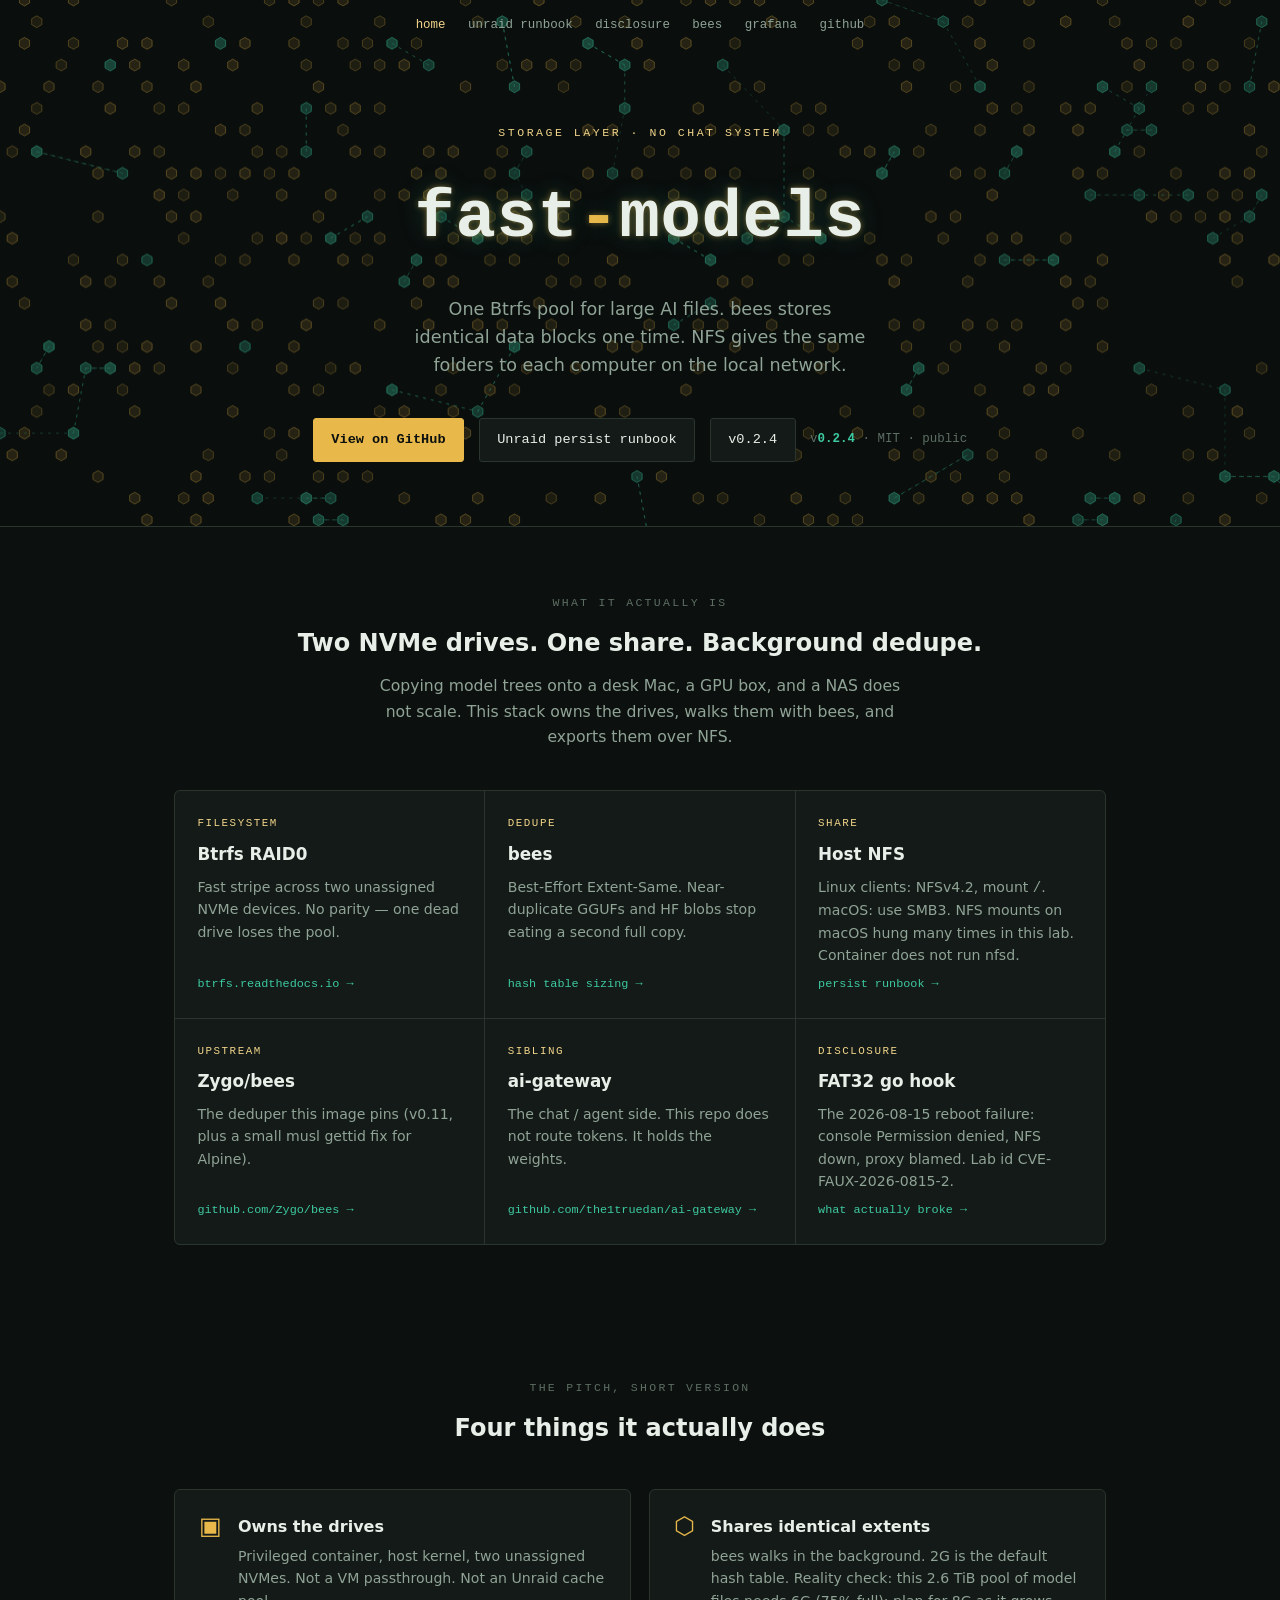
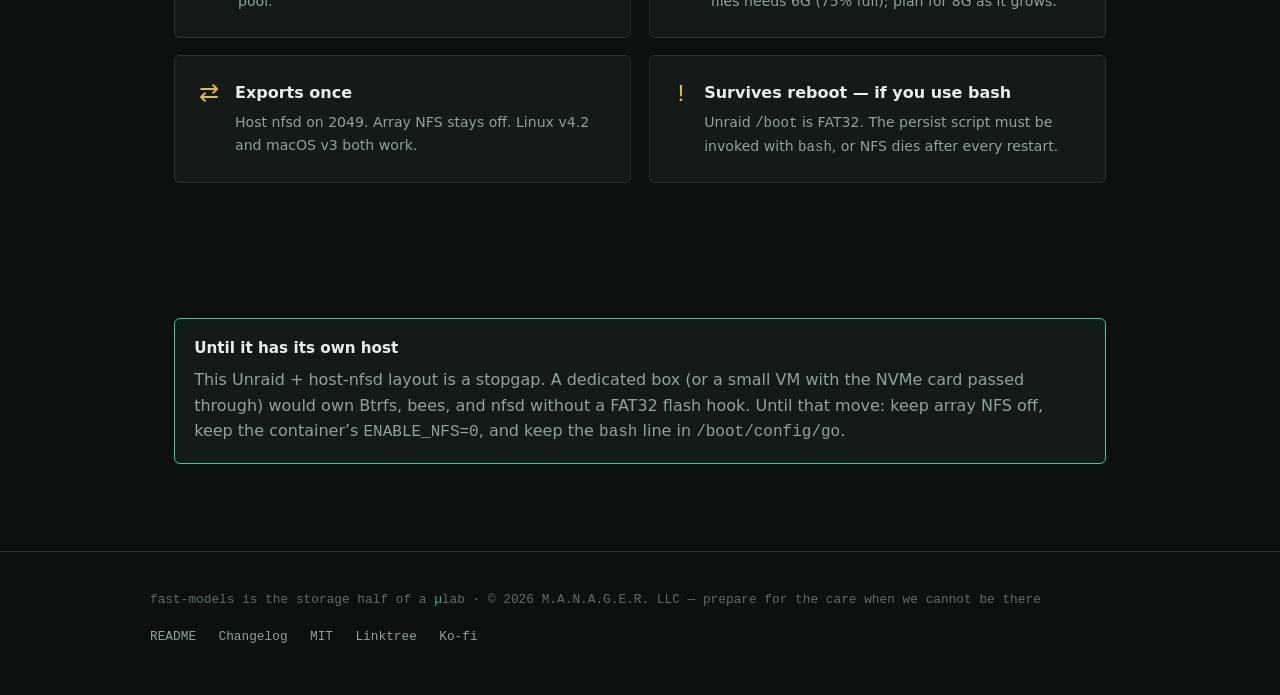
<file: docs/index.html>
<!DOCTYPE html>
<html lang="en">
<head>
<meta charset="UTF-8" />
<meta name="viewport" content="width=device-width, initial-scale=1.0" />
<title>fast-models</title>
<meta name="description" content="One fast storage pool for large AI files. Btrfs RAID0, bees deduplication and host NFS. Storage only." />
<link rel="icon" href="favicon.svg" type="image/svg+xml" />
<link rel="stylesheet" href="assets/site.css" />
</head>
<body>

<div class="hero">
  <canvas id="bees-rain" aria-hidden="true"></canvas>
  <nav class="top">
    <a href="index.html" aria-current="page">home</a>
    <a href="runbook.html">unraid runbook</a>
    <a href="incident.html">disclosure</a>
    <a href="bees.html">bees</a>
    <a href="observability.html">grafana</a>
    <a href="https://github.com/the1truedan/fast-models">github</a>
  </nav>
  <div class="hero-inner">
    <p class="eyebrow">storage layer · no chat system</p>
    <h1 class="wordmark">fast<span>-</span>models</h1>
    <p class="tagline">One Btrfs pool for large AI files. bees stores identical data blocks one time. NFS gives the same folders to each computer on the local network.</p>
    <div class="hero-cta">
      <a class="btn primary" href="https://github.com/the1truedan/fast-models">View on GitHub</a>
      <a class="btn" href="runbook.html">Unraid persist runbook</a>
      <a class="btn" href="https://github.com/the1truedan/fast-models/releases/tag/v0.2.4">v0.2.4</a>
      <span class="version-chip">v<b>0.2.4</b> · MIT · public</span>
    </div>
  </div>
</div>

<section class="band">
  <div class="section-head">
    <p class="section-eyebrow">what it actually is</p>
    <h2 class="section-title">Two NVMe drives. One share. Background dedupe.</h2>
    <p class="section-sub">Copying model trees onto a desk Mac, a GPU box, and a NAS does not scale. This stack owns the drives, walks them with bees, and exports them over NFS.</p>
  </div>
  <div class="stack-grid">
    <a class="stack-card" href="https://btrfs.readthedocs.io/" target="_blank" rel="noopener">
      <span class="role">filesystem</span>
      <h3>Btrfs RAID0</h3>
      <p>Fast stripe across two unassigned NVMe devices. No parity — one dead drive loses the pool.</p>
      <span class="link-hint">btrfs.readthedocs.io →</span>
    </a>
    <a class="stack-card" href="bees.html">
      <span class="role">dedupe</span>
      <h3>bees</h3>
      <p>Best-Effort Extent-Same. Near-duplicate GGUFs and HF blobs stop eating a second full copy.</p>
      <span class="link-hint">hash table sizing →</span>
    </a>
    <a class="stack-card" href="runbook.html">
      <span class="role">share</span>
      <h3>Host NFS</h3>
      <p>Linux clients: NFSv4.2, mount <code>/</code>. macOS: use SMB3. NFS mounts on macOS hung many times in this lab. Container does not run nfsd.</p>
      <span class="link-hint">persist runbook →</span>
    </a>
    <a class="stack-card" href="https://github.com/Zygo/bees" target="_blank" rel="noopener">
      <span class="role">upstream</span>
      <h3>Zygo/bees</h3>
      <p>The deduper this image pins (v0.11, plus a small musl gettid fix for Alpine).</p>
      <span class="link-hint">github.com/Zygo/bees →</span>
    </a>
    <a class="stack-card" href="https://github.com/the1truedan/ai-gateway" target="_blank" rel="noopener">
      <span class="role">sibling</span>
      <h3>ai-gateway</h3>
      <p>The chat / agent side. This repo does not route tokens. It holds the weights.</p>
      <span class="link-hint">github.com/the1truedan/ai-gateway →</span>
    </a>
    <a class="stack-card" href="incident.html">
      <span class="role">disclosure</span>
      <h3>FAT32 go hook</h3>
      <p>The 2026-08-15 reboot failure: console Permission denied, NFS down, proxy blamed. Lab id CVE-FAUX-2026-0815-2.</p>
      <span class="link-hint">what actually broke →</span>
    </a>
  </div>
</section>

<section class="band">
  <div class="section-head">
    <p class="section-eyebrow">the pitch, short version</p>
    <h2 class="section-title">Four things it actually does</h2>
  </div>
  <div class="cap-grid">
    <div class="cap-tile">
      <span class="cap-glyph">▣</span>
      <div>
        <h3>Owns the drives</h3>
        <p>Privileged container, host kernel, two unassigned NVMes. Not a VM passthrough. Not an Unraid cache pool.</p>
      </div>
    </div>
    <div class="cap-tile">
      <span class="cap-glyph">⬡</span>
      <div>
        <h3>Shares identical extents</h3>
        <p>bees walks in the background. 2G is the default hash table. Reality check: this 2.6 TiB pool of model files needs 6G (75% full); plan for 8G as it grows.</p>
      </div>
    </div>
    <div class="cap-tile">
      <span class="cap-glyph">⇄</span>
      <div>
        <h3>Exports once</h3>
        <p>Host nfsd on 2049. Array NFS stays off. Linux v4.2 and macOS v3 both work.</p>
      </div>
    </div>
    <div class="cap-tile">
      <span class="cap-glyph">!</span>
      <div>
        <h3>Survives reboot — if you use bash</h3>
        <p>Unraid <code>/boot</code> is FAT32. The persist script must be invoked with <code>bash</code>, or NFS dies after every restart.</p>
      </div>
    </div>
  </div>
</section>

<section class="band">
  <div class="ok">
    <h3>Until it has its own host</h3>
    <p>This Unraid + host-nfsd layout is a stopgap. A dedicated box (or a small VM with the NVMe card passed through) would own Btrfs, bees, and nfsd without a FAT32 flash hook. Until that move: keep array NFS off, keep the container’s <code>ENABLE_NFS=0</code>, and keep the <code>bash</code> line in <code>/boot/config/go</code>.</p>
  </div>
</section>

<footer>
  <div class="footer-inner">
    <span class="mu-mark">fast-models is the storage half of a <span>µ</span>lab · © 2026 M.A.N.A.G.E.R. LLC — prepare for the care when we cannot be there</span>
    <nav class="footer-links">
      <a href="https://github.com/the1truedan/fast-models/blob/main/README.md">README</a>
      <a href="https://github.com/the1truedan/fast-models/blob/main/CHANGELOG.md">Changelog</a>
      <a href="https://github.com/the1truedan/fast-models/blob/main/LICENSE">MIT</a>
    
      <a href="https://linktr.ee/the1truedan">Linktree</a>
      <a href="https://ko-fi.com/the1truedan">Ko-fi</a>
    </nav>
  </div>
</footer>
<script src="assets/bees.js"></script>
</body>
</html>
</file>
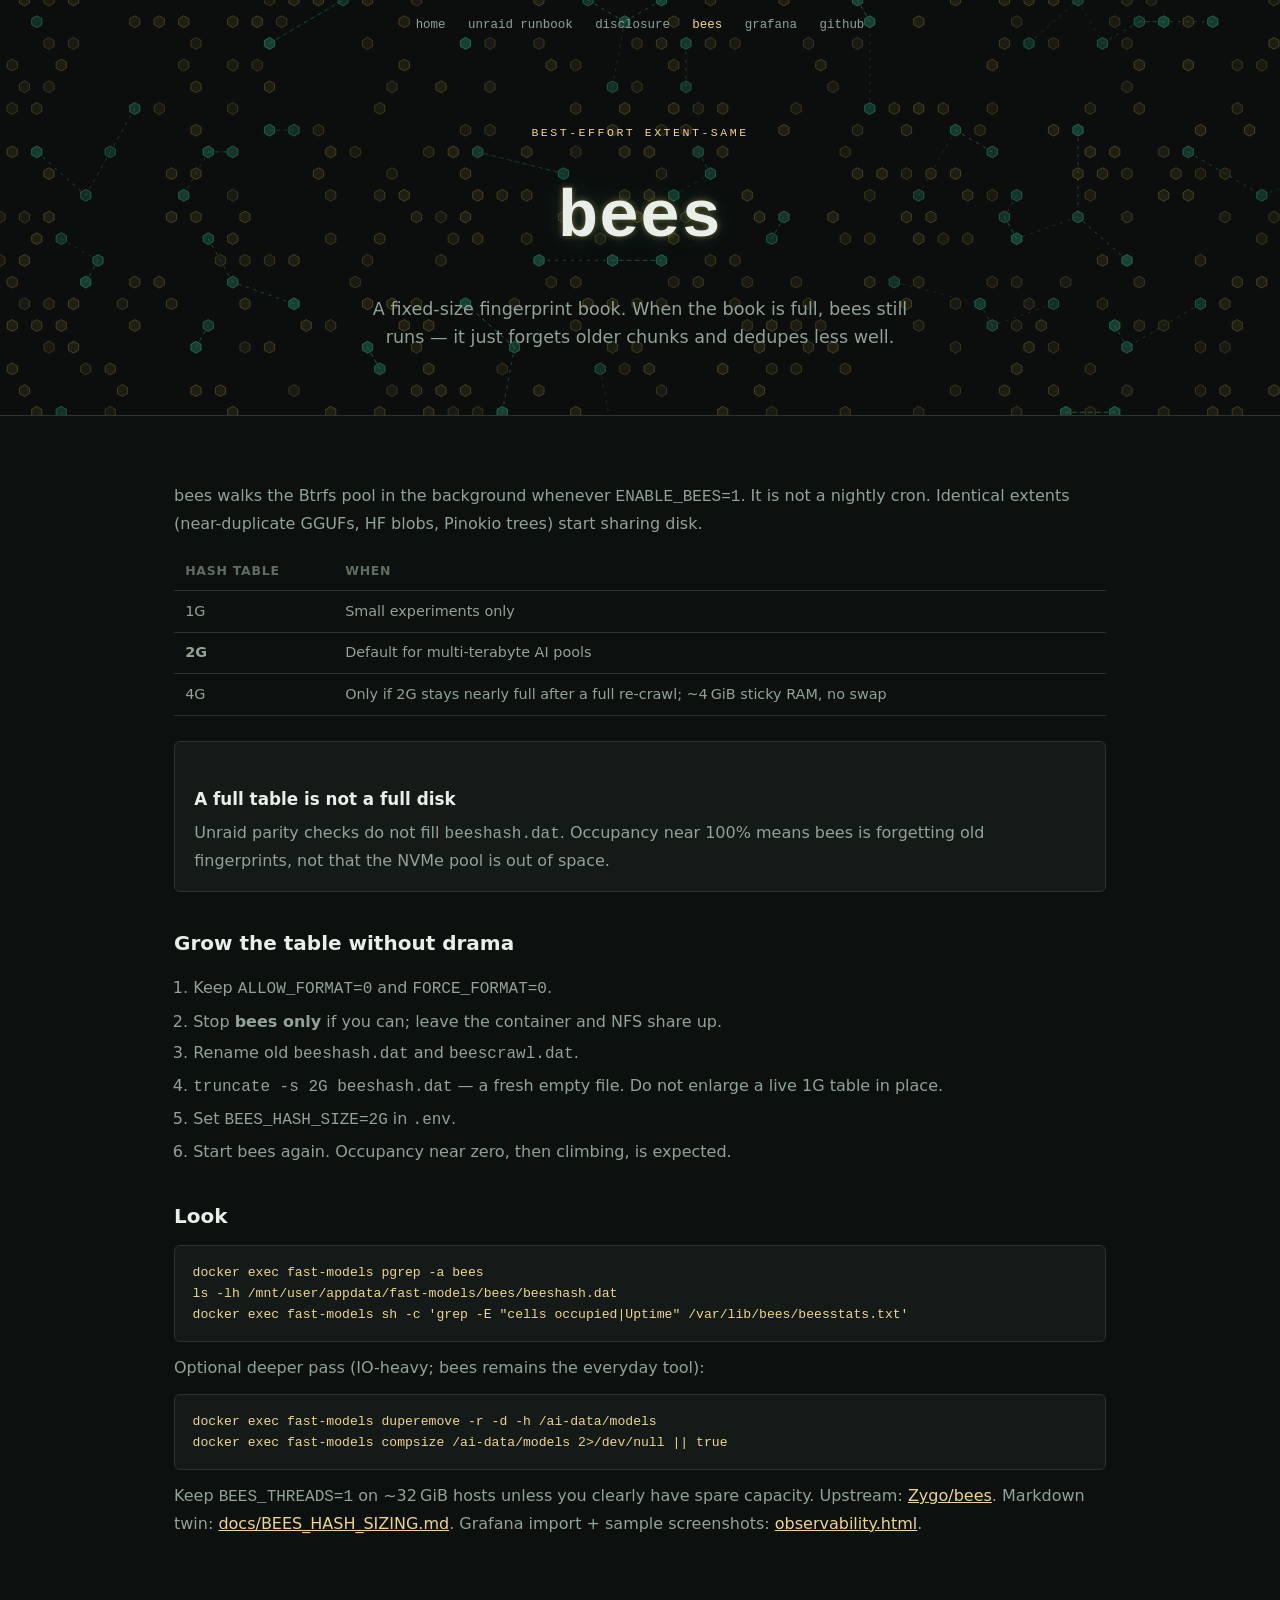
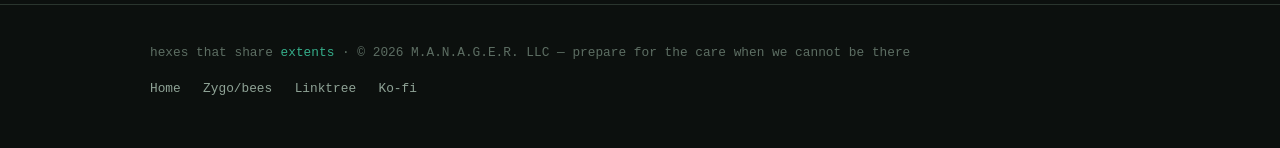
<file: docs/bees.html>
<!DOCTYPE html>
<html lang="en">
<head>
<meta charset="UTF-8" />
<meta name="viewport" content="width=device-width, initial-scale=1.0" />
<title>bees hash sizing · fast-models</title>
<meta name="description" content="bees hash table sizing for a multi-terabyte AI file pool. 2G default. Not the same as a full disk." />
<link rel="icon" href="favicon.svg" type="image/svg+xml" />
<link rel="stylesheet" href="assets/site.css" />
</head>
<body>
<div class="hero">
  <canvas id="bees-rain" aria-hidden="true"></canvas>
  <nav class="top">
    <a href="index.html">home</a>
    <a href="runbook.html">unraid runbook</a>
    <a href="incident.html">disclosure</a>
    <a href="bees.html" aria-current="page">bees</a>
    <a href="observability.html">grafana</a>
    <a href="https://github.com/the1truedan/fast-models">github</a>
  </nav>
  <div class="hero-inner">
    <p class="eyebrow">best-effort extent-same</p>
    <h1 class="wordmark">bees</h1>
    <p class="tagline">A fixed-size fingerprint book. When the book is full, bees still runs — it just forgets older chunks and dedupes less well.</p>
  </div>
</div>

<section class="band prose">
  <p>bees walks the Btrfs pool in the background whenever <code>ENABLE_BEES=1</code>. It is not a nightly cron. Identical extents (near-duplicate GGUFs, HF blobs, Pinokio trees) start sharing disk.</p>

  <table>
    <thead><tr><th>Hash table</th><th>When</th></tr></thead>
    <tbody>
      <tr><td>1G</td><td>Small experiments only</td></tr>
      <tr><td><strong>2G</strong></td><td>Default for multi-terabyte AI pools</td></tr>
      <tr><td>4G</td><td>Only if 2G stays nearly full after a full re-crawl; ~4 GiB sticky RAM, no swap</td></tr>
    </tbody>
  </table>

  <div class="note">
    <h3>A full table is not a full disk</h3>
    <p>Unraid parity checks do not fill <code>beeshash.dat</code>. Occupancy near 100% means bees is forgetting old fingerprints, not that the NVMe pool is out of space.</p>
  </div>

  <h2>Grow the table without drama</h2>
  <ol>
    <li>Keep <code>ALLOW_FORMAT=0</code> and <code>FORCE_FORMAT=0</code>.</li>
    <li>Stop <strong>bees only</strong> if you can; leave the container and NFS share up.</li>
    <li>Rename old <code>beeshash.dat</code> and <code>beescrawl.dat</code>.</li>
    <li><code>truncate -s 2G beeshash.dat</code> — a fresh empty file. Do not enlarge a live 1G table in place.</li>
    <li>Set <code>BEES_HASH_SIZE=2G</code> in <code>.env</code>.</li>
    <li>Start bees again. Occupancy near zero, then climbing, is expected.</li>
  </ol>

  <h2>Look</h2>
<pre>docker exec fast-models pgrep -a bees
ls -lh /mnt/user/appdata/fast-models/bees/beeshash.dat
docker exec fast-models sh -c 'grep -E "cells occupied|Uptime" /var/lib/bees/beesstats.txt'</pre>

  <p>Optional deeper pass (IO-heavy; bees remains the everyday tool):</p>
<pre>docker exec fast-models duperemove -r -d -h /ai-data/models
docker exec fast-models compsize /ai-data/models 2>/dev/null || true</pre>
  <p>Keep <code>BEES_THREADS=1</code> on ~32 GiB hosts unless you clearly have spare capacity. Upstream: <a href="https://github.com/Zygo/bees">Zygo/bees</a>. Markdown twin: <a href="https://github.com/the1truedan/fast-models/blob/main/docs/BEES_HASH_SIZING.md">docs/BEES_HASH_SIZING.md</a>. Grafana import + sample screenshots: <a href="observability.html">observability.html</a>.</p>
</section>

<footer>
  <div class="footer-inner">
    <span class="mu-mark">hexes that share <span>extents</span> · © 2026 M.A.N.A.G.E.R. LLC — prepare for the care when we cannot be there</span>
    <nav class="footer-links">
      <a href="index.html">Home</a>
      <a href="https://github.com/Zygo/bees">Zygo/bees</a>
    
      <a href="https://linktr.ee/the1truedan">Linktree</a>
      <a href="https://ko-fi.com/the1truedan">Ko-fi</a>
    </nav>
  </div>
</footer>
<script src="assets/bees.js"></script>
</body>
</html>
</file>
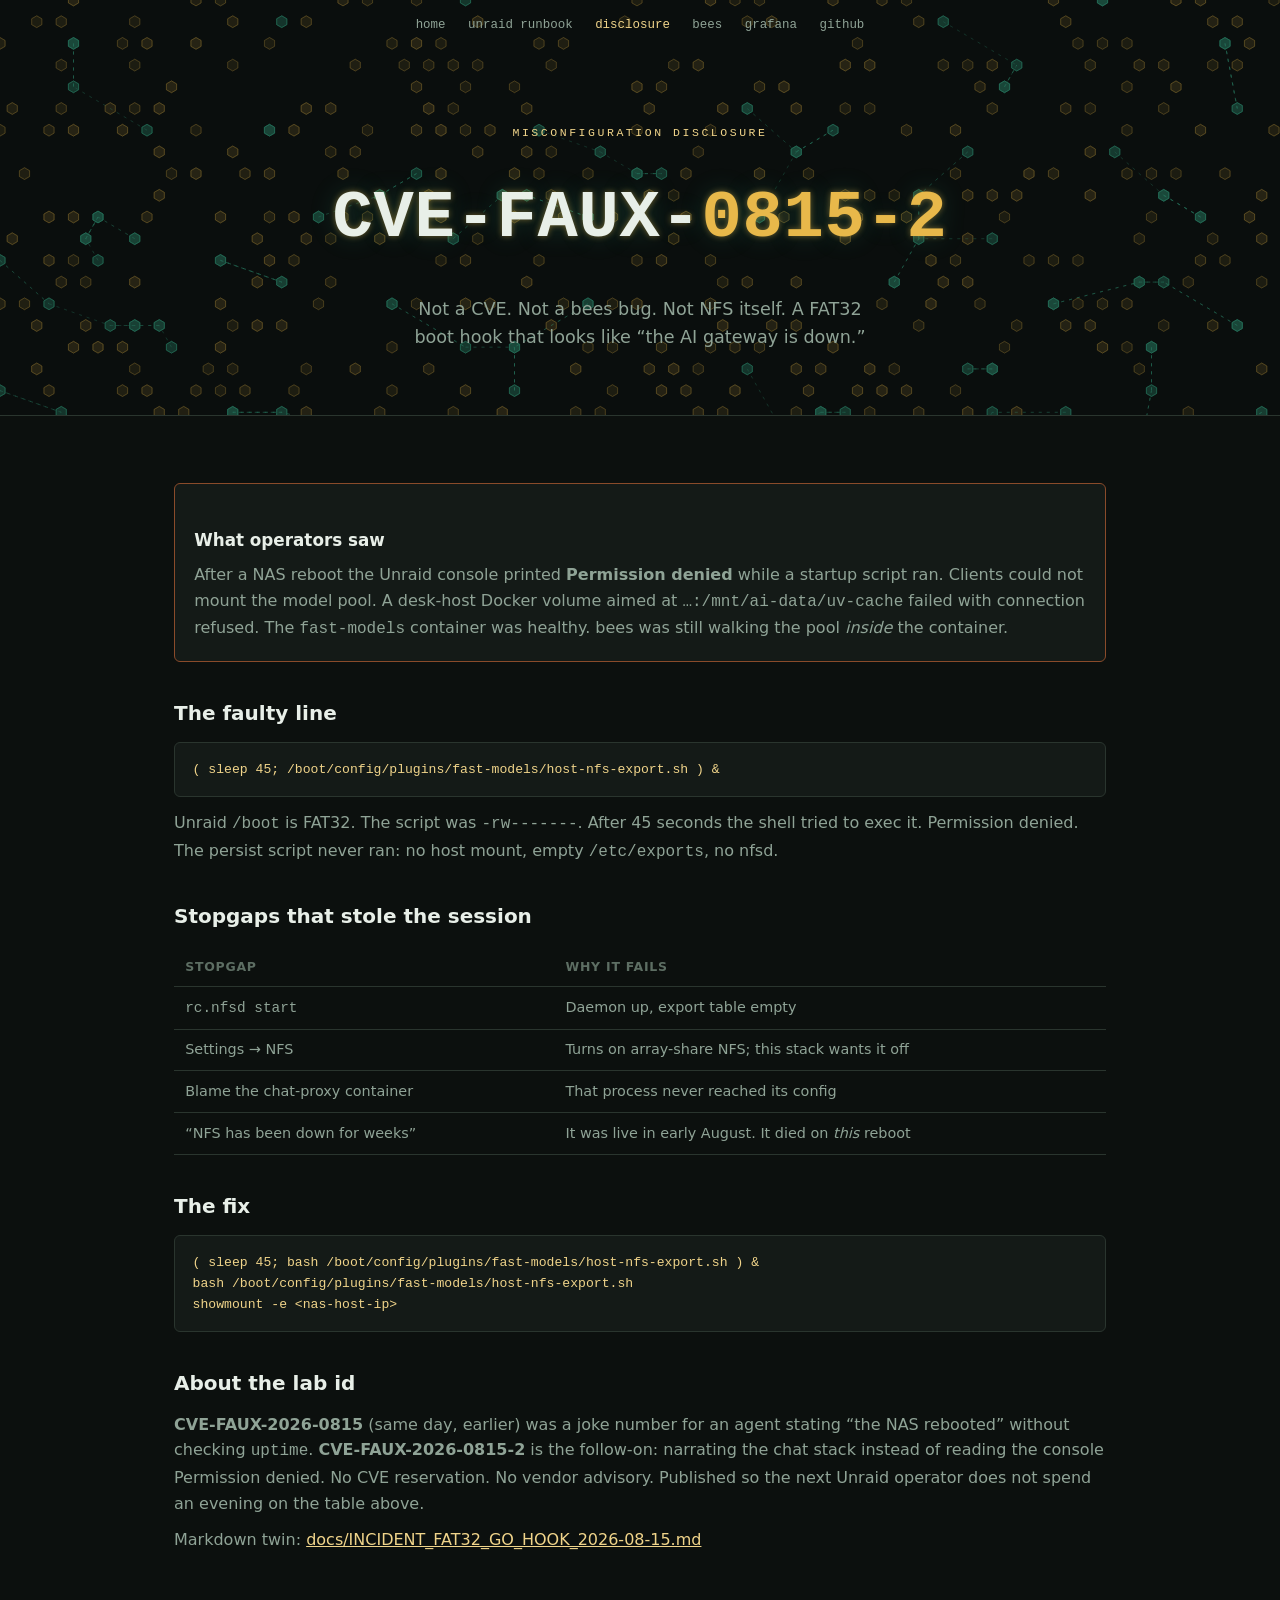
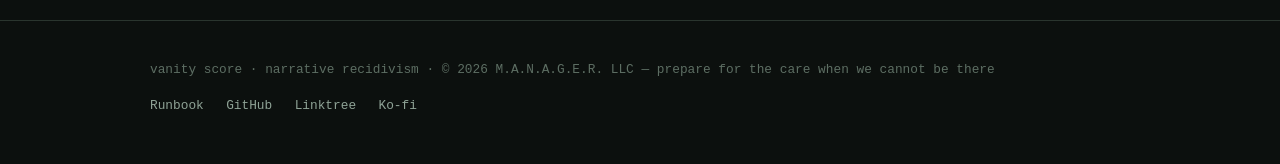
<file: docs/incident.html>
<!DOCTYPE html>
<html lang="en">
<head>
<meta charset="UTF-8" />
<meta name="viewport" content="width=device-width, initial-scale=1.0" />
<title>FAT32 go-hook disclosure · fast-models</title>
<meta name="description" content="Public misconfiguration disclosure: Unraid /boot/config/go cannot exec a FAT32 persist script. Lab id CVE-FAUX-2026-0815-2." />
<link rel="icon" href="favicon.svg" type="image/svg+xml" />
<link rel="stylesheet" href="assets/site.css" />
</head>
<body>
<div class="hero">
  <canvas id="bees-rain" aria-hidden="true"></canvas>
  <nav class="top">
    <a href="index.html">home</a>
    <a href="runbook.html">unraid runbook</a>
    <a href="incident.html" aria-current="page">disclosure</a>
    <a href="bees.html">bees</a>
    <a href="observability.html">grafana</a>
    <a href="https://github.com/the1truedan/fast-models">github</a>
  </nav>
  <div class="hero-inner">
    <p class="eyebrow">misconfiguration disclosure</p>
    <h1 class="wordmark">CVE-FAUX-<span>0815-2</span></h1>
    <p class="tagline">Not a CVE. Not a bees bug. Not NFS itself. A FAT32 boot hook that looks like “the AI gateway is down.”</p>
  </div>
</div>

<section class="band prose">
  <div class="warn">
    <h3>What operators saw</h3>
    <p>After a NAS reboot the Unraid console printed <strong>Permission denied</strong> while a startup script ran. Clients could not mount the model pool. A desk-host Docker volume aimed at <code>…:/mnt/ai-data/uv-cache</code> failed with connection refused. The <code>fast-models</code> container was healthy. bees was still walking the pool <em>inside</em> the container.</p>
  </div>

  <h2>The faulty line</h2>
<pre>( sleep 45; /boot/config/plugins/fast-models/host-nfs-export.sh ) &amp;</pre>
  <p>Unraid <code>/boot</code> is FAT32. The script was <code>-rw-------</code>. After 45 seconds the shell tried to exec it. Permission denied. The persist script never ran: no host mount, empty <code>/etc/exports</code>, no nfsd.</p>

  <h2>Stopgaps that stole the session</h2>
  <table>
    <thead><tr><th>Stopgap</th><th>Why it fails</th></tr></thead>
    <tbody>
      <tr><td><code>rc.nfsd start</code></td><td>Daemon up, export table empty</td></tr>
      <tr><td>Settings → NFS</td><td>Turns on array-share NFS; this stack wants it off</td></tr>
      <tr><td>Blame the chat-proxy container</td><td>That process never reached its config</td></tr>
      <tr><td>“NFS has been down for weeks”</td><td>It was live in early August. It died on <em>this</em> reboot</td></tr>
    </tbody>
  </table>

  <h2>The fix</h2>
<pre>( sleep 45; bash /boot/config/plugins/fast-models/host-nfs-export.sh ) &amp;
bash /boot/config/plugins/fast-models/host-nfs-export.sh
showmount -e &lt;nas-host-ip&gt;</pre>

  <h2>About the lab id</h2>
  <p><strong>CVE-FAUX-2026-0815</strong> (same day, earlier) was a joke number for an agent stating “the NAS rebooted” without checking <code>uptime</code>. <strong>CVE-FAUX-2026-0815-2</strong> is the follow-on: narrating the chat stack instead of reading the console Permission denied. No CVE reservation. No vendor advisory. Published so the next Unraid operator does not spend an evening on the table above.</p>
  <p>Markdown twin: <a href="https://github.com/the1truedan/fast-models/blob/main/docs/INCIDENT_FAT32_GO_HOOK_2026-08-15.md">docs/INCIDENT_FAT32_GO_HOOK_2026-08-15.md</a></p>
</section>

<footer>
  <div class="footer-inner">
    <span class="mu-mark">vanity score · narrative recidivism · © 2026 M.A.N.A.G.E.R. LLC — prepare for the care when we cannot be there</span>
    <nav class="footer-links">
      <a href="runbook.html">Runbook</a>
      <a href="https://github.com/the1truedan/fast-models">GitHub</a>
    
      <a href="https://linktr.ee/the1truedan">Linktree</a>
      <a href="https://ko-fi.com/the1truedan">Ko-fi</a>
    </nav>
  </div>
</footer>
<script src="assets/bees.js"></script>
</body>
</html>
</file>
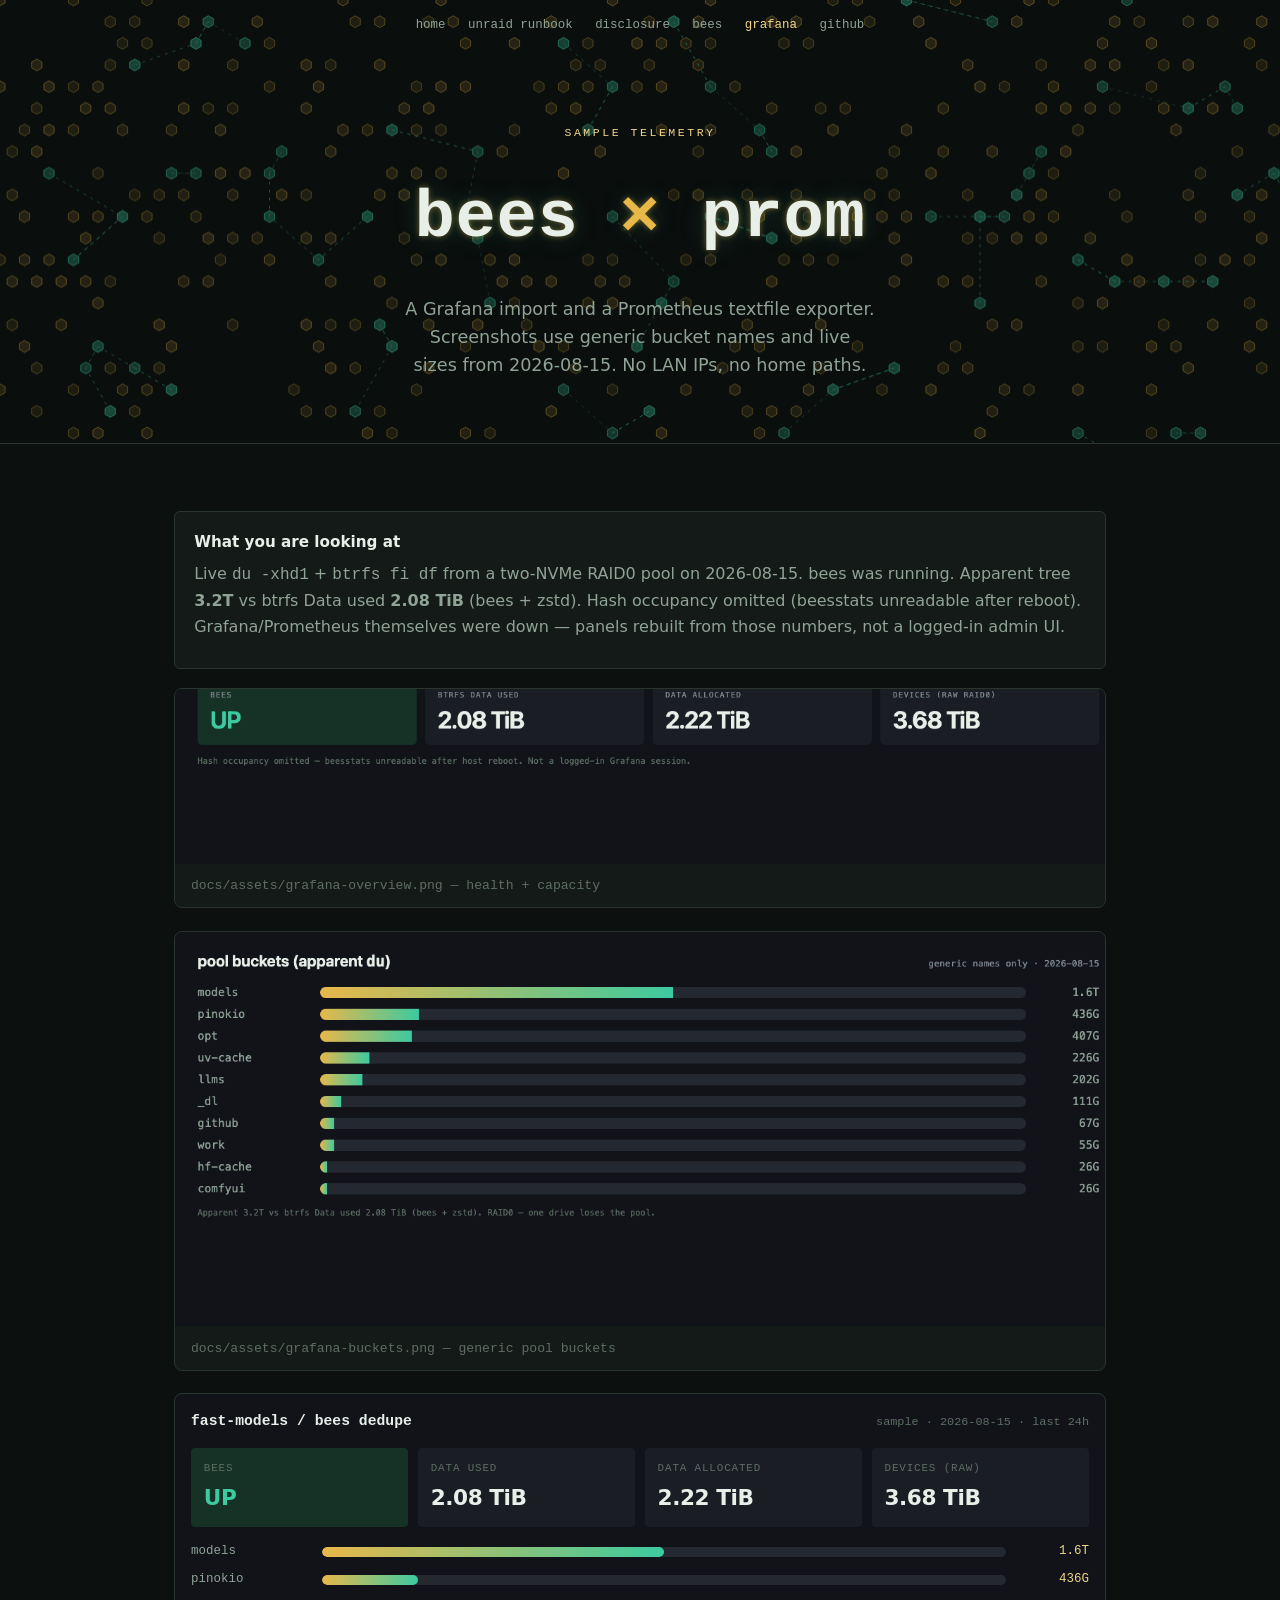
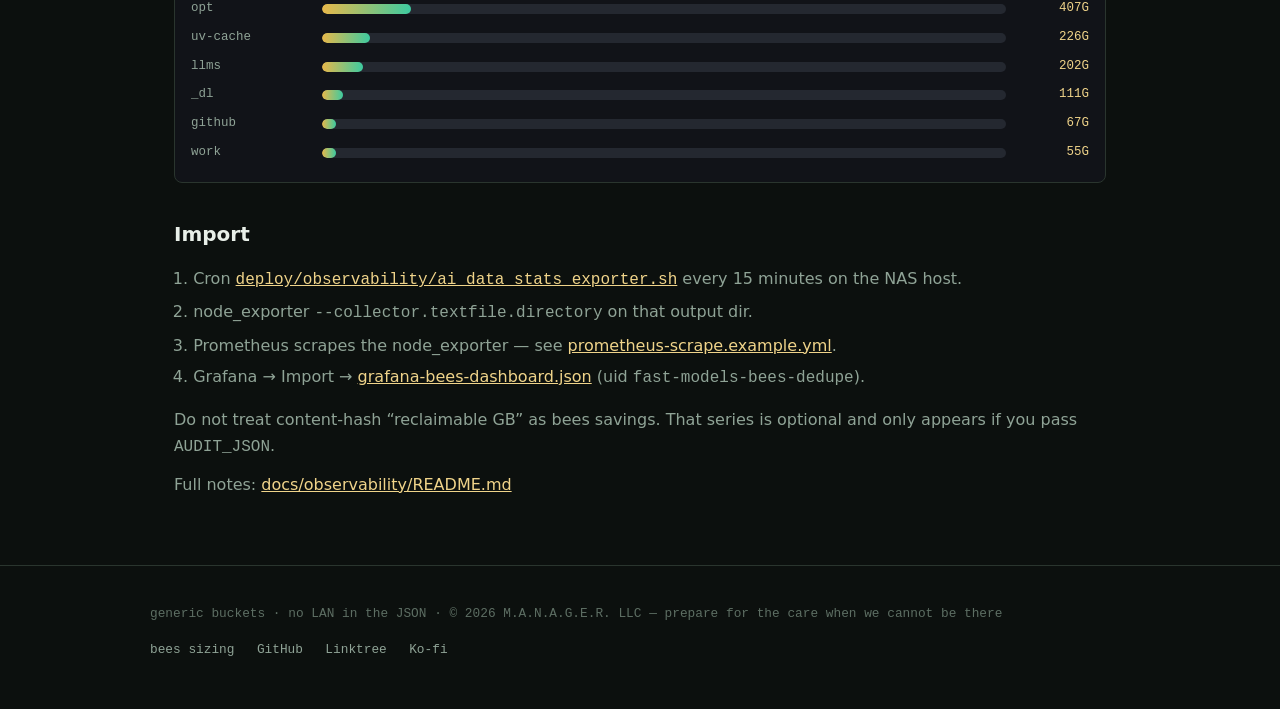
<file: docs/observability.html>
<!DOCTYPE html>
<html lang="en">
<head>
<meta charset="UTF-8" />
<meta name="viewport" content="width=device-width, initial-scale=1.0" />
<title>Grafana / Prometheus sample · fast-models</title>
<meta name="description" content="Sample Grafana dashboard and Prometheus textfile metrics for bees + btrfs. Generic bucket names and sizes only." />
<link rel="icon" href="favicon.svg" type="image/svg+xml" />
<link rel="stylesheet" href="assets/site.css" />
<style>
  .dash {
    background: #111318;
    border: 1px solid var(--line);
    border-radius: 8px;
    padding: 1rem 1rem 1.2rem;
    margin: 0 0 1.6rem;
  }
  .dash-head {
    display: flex;
    justify-content: space-between;
    align-items: baseline;
    gap: 1rem;
    margin-bottom: 0.9rem;
    font-family: ui-monospace, Menlo, Consolas, monospace;
    font-size: 0.74rem;
    color: var(--fg-dimmer);
  }
  .dash-head strong { color: var(--fg); font-size: 0.92rem; font-weight: 600; }
  .stats {
    display: grid;
    grid-template-columns: repeat(4, 1fr);
    gap: 0.6rem;
    margin-bottom: 0.9rem;
  }
  .stat {
    background: #1a1d24;
    border-radius: 4px;
    padding: 0.75rem 0.8rem 0.7rem;
  }
  .stat.up { background: #163126; }
  .stat .k {
    font-family: ui-monospace, Menlo, Consolas, monospace;
    font-size: 0.68rem;
    letter-spacing: 0.08em;
    text-transform: uppercase;
    color: var(--fg-dimmer);
  }
  .stat .v {
    margin-top: 0.25rem;
    font-size: 1.35rem;
    font-weight: 650;
    letter-spacing: -0.02em;
  }
  .stat.up .v { color: var(--accent-mu); }
  .bars { display: flex; flex-direction: column; gap: 0.55rem; }
  .bar-row { display: grid; grid-template-columns: 7.5rem 1fr 4.5rem; gap: 0.7rem; align-items: center; }
  .bar-row span { font-family: ui-monospace, Menlo, Consolas, monospace; font-size: 0.78rem; color: var(--fg-dim); }
  .bar-row .n { text-align: right; color: var(--accent-soft); }
  .track { height: 10px; background: #242830; border-radius: 99px; overflow: hidden; }
  .fill { height: 100%; background: linear-gradient(90deg, var(--accent), var(--accent-mu)); border-radius: 99px; }
  .shot {
    margin: 0 0 1.4rem;
    border: 1px solid var(--line);
    border-radius: 8px;
    overflow: hidden;
    background: var(--bg-panel);
  }
  .shot img { display: block; width: 100%; height: auto; }
  .shot figcaption {
    padding: 0.7rem 1rem;
    font-size: 0.82rem;
    color: var(--fg-dimmer);
    font-family: ui-monospace, Menlo, Consolas, monospace;
  }
  @media (max-width: 720px) {
    .stats { grid-template-columns: 1fr 1fr; }
    .bar-row { grid-template-columns: 1fr; gap: 0.2rem; }
  }
</style>
</head>
<body>
<div class="hero">
  <canvas id="bees-rain" aria-hidden="true"></canvas>
  <nav class="top">
    <a href="index.html">home</a>
    <a href="runbook.html">unraid runbook</a>
    <a href="incident.html">disclosure</a>
    <a href="bees.html">bees</a>
    <a href="observability.html" aria-current="page">grafana</a>
    <a href="https://github.com/the1truedan/fast-models">github</a>
  </nav>
  <div class="hero-inner">
    <p class="eyebrow">sample telemetry</p>
    <h1 class="wordmark">bees <span>×</span> prom</h1>
    <p class="tagline">A Grafana import and a Prometheus textfile exporter. Screenshots use generic bucket names and live sizes from 2026-08-15. No LAN IPs, no home paths.</p>
  </div>
</div>

<section class="band">
  <div class="note">
    <h3>What you are looking at</h3>
    <p>Live <code>du -xhd1</code> + <code>btrfs fi df</code> from a two-NVMe RAID0 pool on 2026-08-15. bees was running. Apparent tree <strong>3.2T</strong> vs btrfs Data used <strong>2.08 TiB</strong> (bees + zstd). Hash occupancy omitted (beesstats unreadable after reboot). Grafana/Prometheus themselves were down — panels rebuilt from those numbers, not a logged-in admin UI.</p>
  </div>

  <figure class="shot">
    <img src="assets/grafana-overview.png" alt="Sample Grafana-style overview: bees up, 2.08 TiB of 2.22 TiB Data used" />
    <figcaption>docs/assets/grafana-overview.png — health + capacity</figcaption>
  </figure>
  <figure class="shot">
    <img src="assets/grafana-buckets.png" alt="Sample bucket sizes: models 1.6T, pinokio 436G, opt 407G, uv-cache 226G, llms 202G; apparent 3.2T vs 2.08 TiB on disk" />
    <figcaption>docs/assets/grafana-buckets.png — generic pool buckets</figcaption>
  </figure>

  <div class="dash" aria-label="Live-shaped sample dashboard">
    <div class="dash-head">
      <strong>fast-models / bees dedupe</strong>
      <span>sample · 2026-08-15 · last 24h</span>
    </div>
    <div class="stats">
      <div class="stat up"><div class="k">bees</div><div class="v">UP</div></div>
      <div class="stat"><div class="k">Data used</div><div class="v">2.08 TiB</div></div>
      <div class="stat"><div class="k">Data allocated</div><div class="v">2.22 TiB</div></div>
      <div class="stat"><div class="k">devices (raw)</div><div class="v">3.68 TiB</div></div>
    </div>
    <div class="bars">
      <div class="bar-row"><span>models</span><div class="track"><div class="fill" style="width:50%"></div></div><span class="n">1.6T</span></div>
      <div class="bar-row"><span>pinokio</span><div class="track"><div class="fill" style="width:14%"></div></div><span class="n">436G</span></div>
      <div class="bar-row"><span>opt</span><div class="track"><div class="fill" style="width:13%"></div></div><span class="n">407G</span></div>
      <div class="bar-row"><span>uv-cache</span><div class="track"><div class="fill" style="width:7%"></div></div><span class="n">226G</span></div>
      <div class="bar-row"><span>llms</span><div class="track"><div class="fill" style="width:6%"></div></div><span class="n">202G</span></div>
      <div class="bar-row"><span>_dl</span><div class="track"><div class="fill" style="width:3%"></div></div><span class="n">111G</span></div>
      <div class="bar-row"><span>github</span><div class="track"><div class="fill" style="width:2%"></div></div><span class="n">67G</span></div>
      <div class="bar-row"><span>work</span><div class="track"><div class="fill" style="width:2%"></div></div><span class="n">55G</span></div>
    </div>
  </div>

  <div class="prose">
    <h2>Import</h2>
    <ol>
      <li>Cron <a href="https://github.com/the1truedan/fast-models/blob/main/deploy/observability/ai_data_stats_exporter.sh"><code>deploy/observability/ai_data_stats_exporter.sh</code></a> every 15 minutes on the NAS host.</li>
      <li>node_exporter <code>--collector.textfile.directory</code> on that output dir.</li>
      <li>Prometheus scrapes the node_exporter — see <a href="https://github.com/the1truedan/fast-models/blob/main/docs/observability/prometheus-scrape.example.yml">prometheus-scrape.example.yml</a>.</li>
      <li>Grafana → Import → <a href="https://github.com/the1truedan/fast-models/blob/main/docs/observability/grafana-bees-dashboard.json">grafana-bees-dashboard.json</a> (uid <code>fast-models-bees-dedupe</code>).</li>
    </ol>
    <p>Do not treat content-hash “reclaimable GB” as bees savings. That series is optional and only appears if you pass <code>AUDIT_JSON</code>.</p>
    <p>Full notes: <a href="https://github.com/the1truedan/fast-models/blob/main/docs/observability/README.md">docs/observability/README.md</a></p>
  </div>
</section>

<footer>
  <div class="footer-inner">
    <span class="mu-mark">generic buckets · no LAN in the JSON · © 2026 M.A.N.A.G.E.R. LLC — prepare for the care when we cannot be there</span>
    <nav class="footer-links">
      <a href="bees.html">bees sizing</a>
      <a href="https://github.com/the1truedan/fast-models">GitHub</a>
    
      <a href="https://linktr.ee/the1truedan">Linktree</a>
      <a href="https://ko-fi.com/the1truedan">Ko-fi</a>
    </nav>
  </div>
</footer>
<script src="assets/bees.js"></script>
</body>
</html>
</file>
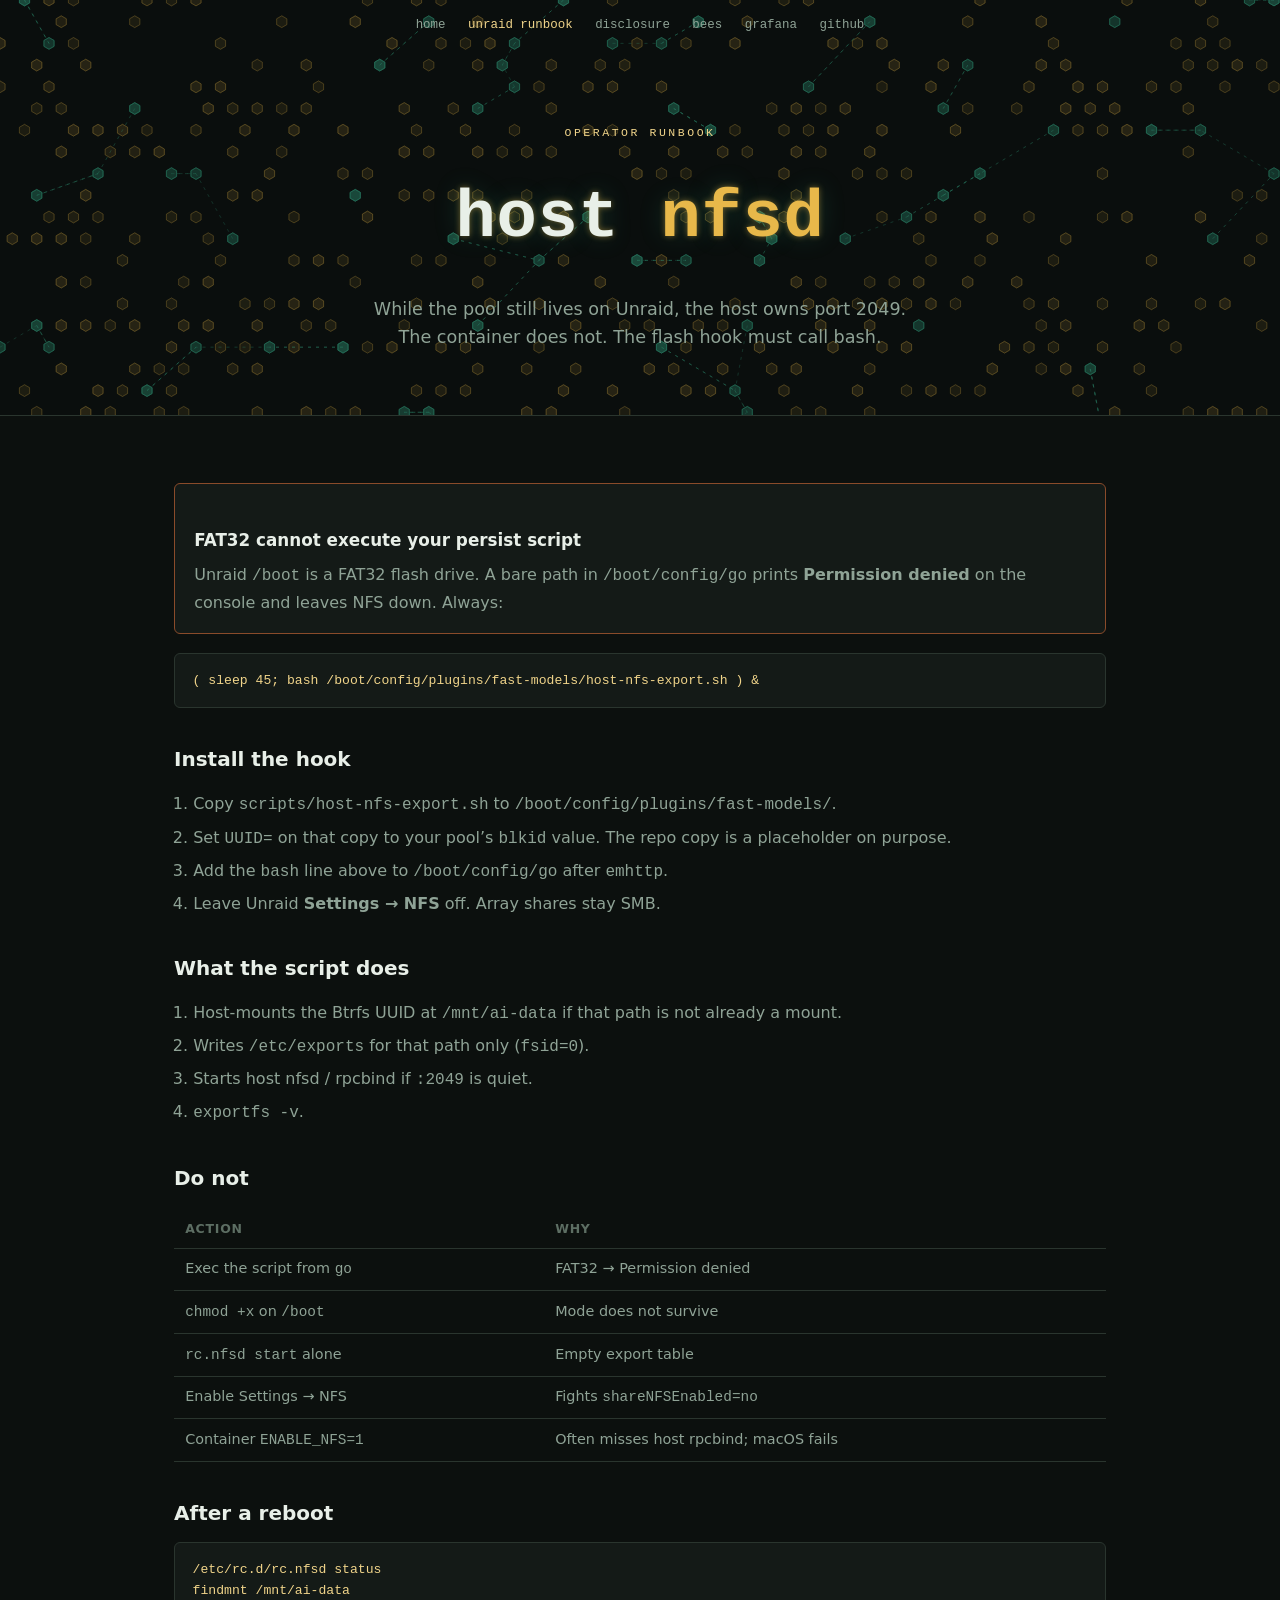
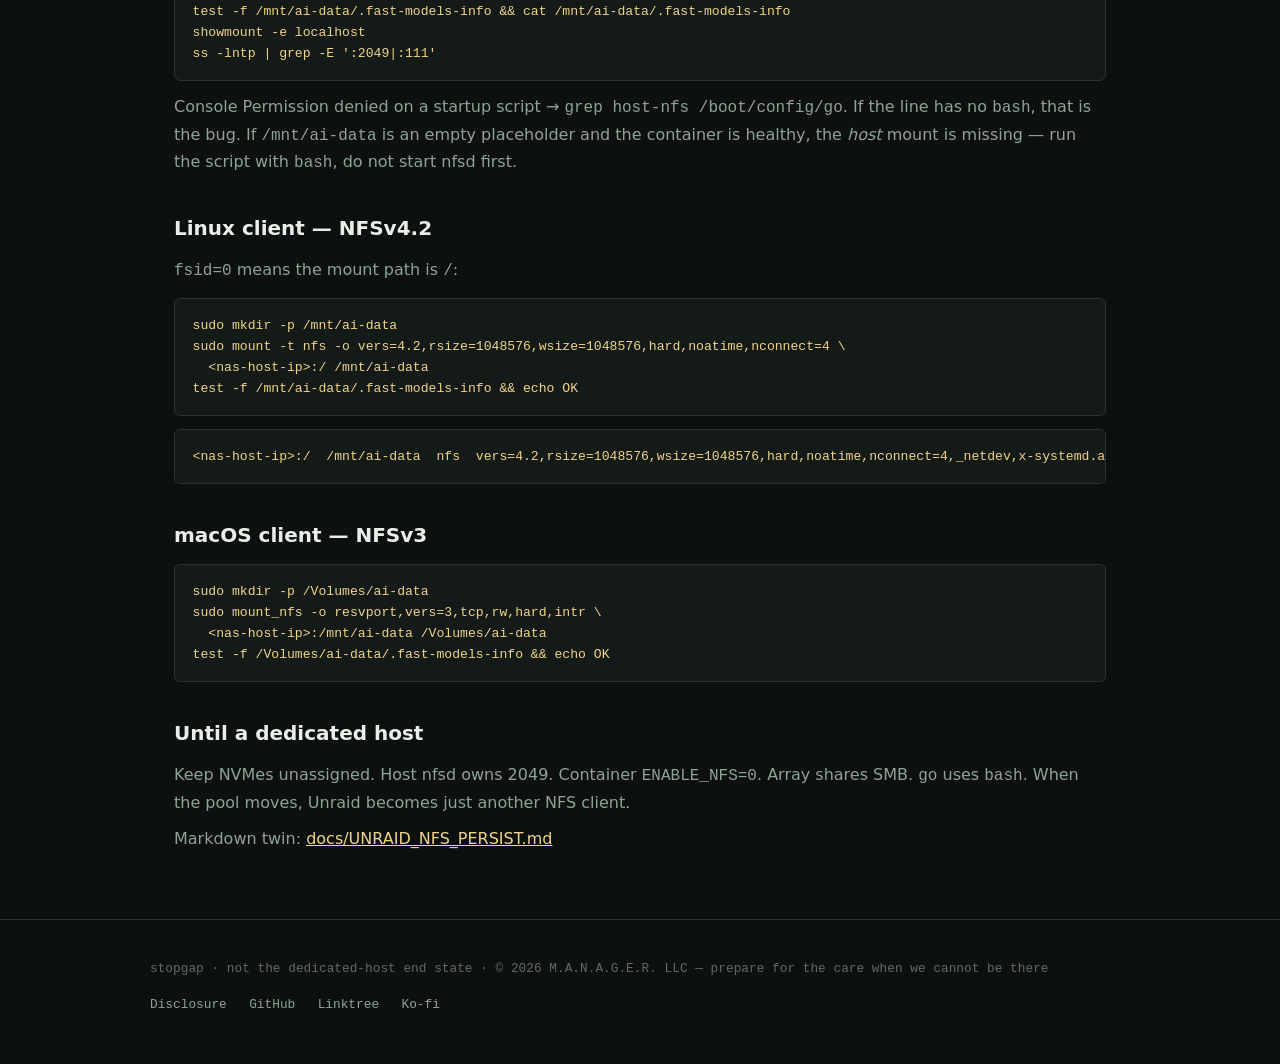
<file: docs/runbook.html>
<!DOCTYPE html>
<html lang="en">
<head>
<meta charset="UTF-8" />
<meta name="viewport" content="width=device-width, initial-scale=1.0" />
<title>Unraid persist runbook · fast-models</title>
<meta name="description" content="Host NFS persist for fast-models on Unraid. Invoke the flash script with bash. NFSv4.2 client mounts." />
<link rel="icon" href="favicon.svg" type="image/svg+xml" />
<link rel="stylesheet" href="assets/site.css" />
</head>
<body>
<div class="hero">
  <canvas id="bees-rain" aria-hidden="true"></canvas>
  <nav class="top">
    <a href="index.html">home</a>
    <a href="runbook.html" aria-current="page">unraid runbook</a>
    <a href="incident.html">disclosure</a>
    <a href="bees.html">bees</a>
    <a href="observability.html">grafana</a>
    <a href="https://github.com/the1truedan/fast-models">github</a>
  </nav>
  <div class="hero-inner">
    <p class="eyebrow">operator runbook</p>
    <h1 class="wordmark">host <span>nfsd</span></h1>
    <p class="tagline">While the pool still lives on Unraid, the host owns port 2049. The container does not. The flash hook must call bash.</p>
  </div>
</div>

<section class="band prose">
  <div class="warn">
    <h3>FAT32 cannot execute your persist script</h3>
    <p>Unraid <code>/boot</code> is a FAT32 flash drive. A bare path in <code>/boot/config/go</code> prints <strong>Permission denied</strong> on the console and leaves NFS down. Always:</p>
  </div>
<pre>( sleep 45; bash /boot/config/plugins/fast-models/host-nfs-export.sh ) &amp;</pre>

  <h2>Install the hook</h2>
  <ol>
    <li>Copy <code>scripts/host-nfs-export.sh</code> to <code>/boot/config/plugins/fast-models/</code>.</li>
    <li>Set <code>UUID=</code> on that copy to your pool’s <code>blkid</code> value. The repo copy is a placeholder on purpose.</li>
    <li>Add the <code>bash</code> line above to <code>/boot/config/go</code> after <code>emhttp</code>.</li>
    <li>Leave Unraid <strong>Settings → NFS</strong> off. Array shares stay SMB.</li>
  </ol>

  <h2>What the script does</h2>
  <ol>
    <li>Host-mounts the Btrfs UUID at <code>/mnt/ai-data</code> if that path is not already a mount.</li>
    <li>Writes <code>/etc/exports</code> for that path only (<code>fsid=0</code>).</li>
    <li>Starts host nfsd / rpcbind if <code>:2049</code> is quiet.</li>
    <li><code>exportfs -v</code>.</li>
  </ol>

  <h2>Do not</h2>
  <table>
    <thead><tr><th>Action</th><th>Why</th></tr></thead>
    <tbody>
      <tr><td>Exec the script from <code>go</code></td><td>FAT32 → Permission denied</td></tr>
      <tr><td><code>chmod +x</code> on <code>/boot</code></td><td>Mode does not survive</td></tr>
      <tr><td><code>rc.nfsd start</code> alone</td><td>Empty export table</td></tr>
      <tr><td>Enable Settings → NFS</td><td>Fights <code>shareNFSEnabled=no</code></td></tr>
      <tr><td>Container <code>ENABLE_NFS=1</code></td><td>Often misses host rpcbind; macOS fails</td></tr>
    </tbody>
  </table>

  <h2>After a reboot</h2>
<pre>/etc/rc.d/rc.nfsd status
findmnt /mnt/ai-data
test -f /mnt/ai-data/.fast-models-info &amp;&amp; cat /mnt/ai-data/.fast-models-info
showmount -e localhost
ss -lntp | grep -E ':2049|:111'</pre>
  <p>Console Permission denied on a startup script → <code>grep host-nfs /boot/config/go</code>. If the line has no <code>bash</code>, that is the bug. If <code>/mnt/ai-data</code> is an empty placeholder and the container is healthy, the <em>host</em> mount is missing — run the script with <code>bash</code>, do not start nfsd first.</p>

  <h2>Linux client — NFSv4.2</h2>
  <p><code>fsid=0</code> means the mount path is <code>/</code>:</p>
<pre>sudo mkdir -p /mnt/ai-data
sudo mount -t nfs -o vers=4.2,rsize=1048576,wsize=1048576,hard,noatime,nconnect=4 \
  &lt;nas-host-ip&gt;:/ /mnt/ai-data
test -f /mnt/ai-data/.fast-models-info &amp;&amp; echo OK</pre>
<pre>&lt;nas-host-ip&gt;:/  /mnt/ai-data  nfs  vers=4.2,rsize=1048576,wsize=1048576,hard,noatime,nconnect=4,_netdev,x-systemd.automount  0  0</pre>

  <h2>macOS client — NFSv3</h2>
<pre>sudo mkdir -p /Volumes/ai-data
sudo mount_nfs -o resvport,vers=3,tcp,rw,hard,intr \
  &lt;nas-host-ip&gt;:/mnt/ai-data /Volumes/ai-data
test -f /Volumes/ai-data/.fast-models-info &amp;&amp; echo OK</pre>

  <h2>Until a dedicated host</h2>
  <p>Keep NVMes unassigned. Host nfsd owns 2049. Container <code>ENABLE_NFS=0</code>. Array shares SMB. <code>go</code> uses <code>bash</code>. When the pool moves, Unraid becomes just another NFS client.</p>
  <p>Markdown twin: <a href="https://github.com/the1truedan/fast-models/blob/main/docs/UNRAID_NFS_PERSIST.md">docs/UNRAID_NFS_PERSIST.md</a></p>
</section>

<footer>
  <div class="footer-inner">
    <span class="mu-mark">stopgap · not the dedicated-host end state · © 2026 M.A.N.A.G.E.R. LLC — prepare for the care when we cannot be there</span>
    <nav class="footer-links">
      <a href="incident.html">Disclosure</a>
      <a href="https://github.com/the1truedan/fast-models">GitHub</a>
    
      <a href="https://linktr.ee/the1truedan">Linktree</a>
      <a href="https://ko-fi.com/the1truedan">Ko-fi</a>
    </nav>
  </div>
</footer>
<script src="assets/bees.js"></script>
</body>
</html>
</file>
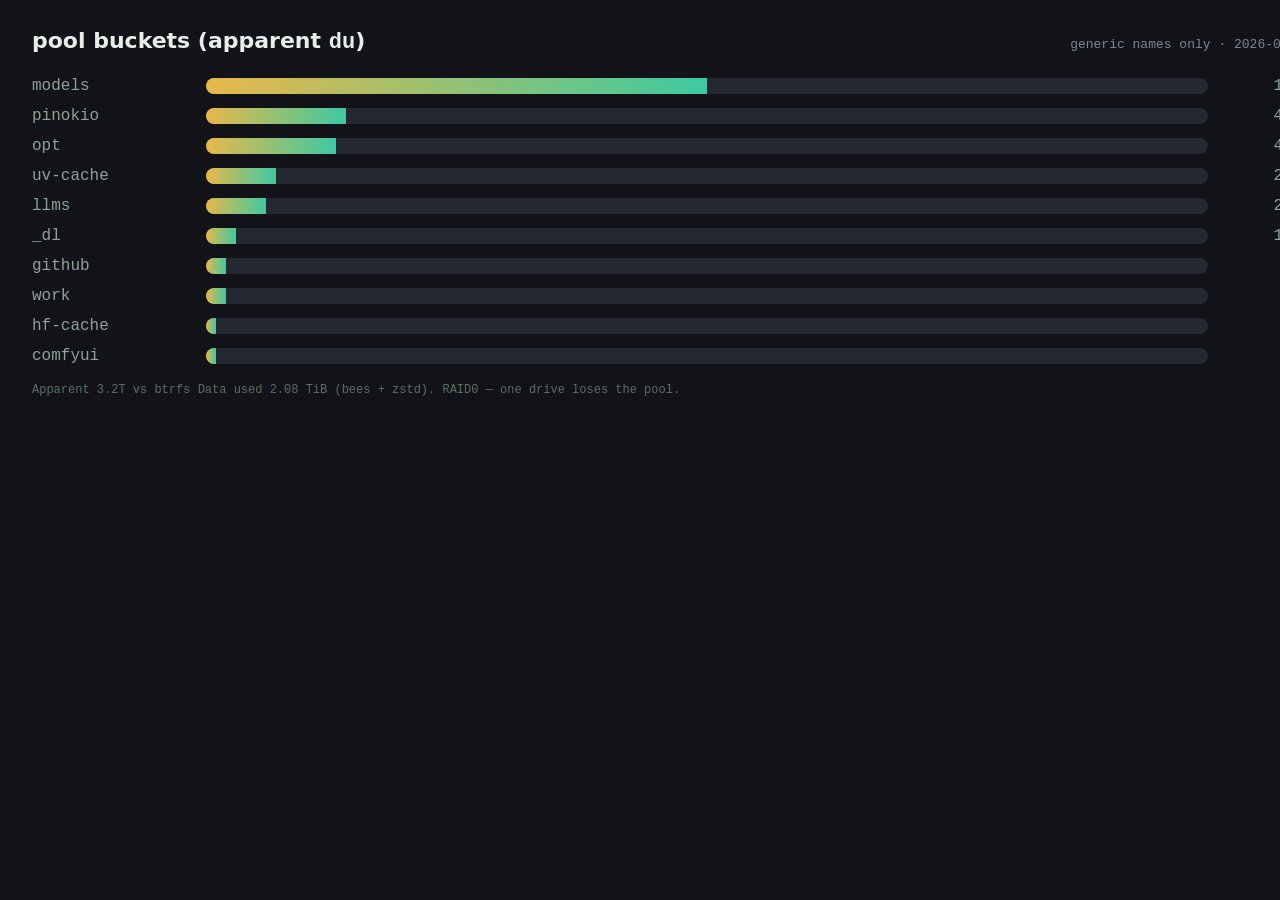
<file: docs/assets/shot-buckets.html>
<!DOCTYPE html>
<html lang="en">
<head>
<meta charset="UTF-8" />
<title>fast-models / bees — buckets</title>
<style>
  html, body { margin: 0; background: #111318; color: #e8efe8; font-family: ui-sans-serif, system-ui, sans-serif; }
  .wrap { width: 1280px; padding: 28px 32px 36px; }
  .top { display: flex; justify-content: space-between; align-items: baseline; margin-bottom: 22px; }
  h1 { margin: 0; font-size: 22px; font-weight: 650; }
  .meta { font-family: ui-monospace, Menlo, monospace; font-size: 13px; color: #7d8790; }
  .row { display: grid; grid-template-columns: 160px 1fr 90px; gap: 14px; align-items: center; margin: 12px 0; }
  .row span { font-family: ui-monospace, Menlo, monospace; font-size: 16px; color: #8fa396; }
  .n { text-align: right; color: #f0d48a; }
  .track { height: 16px; background: #242830; border-radius: 99px; overflow: hidden; }
  .fill { height: 100%; background: linear-gradient(90deg, #e8b84a, #3dcaa0); }
  .foot { margin-top: 18px; font-family: ui-monospace, Menlo, monospace; font-size: 12px; color: #5d6e63; }
</style>
</head>
<body>
<div class="wrap">
  <div class="top">
    <h1>pool buckets (apparent <code>du</code>)</h1>
    <div class="meta">generic names only · 2026-08-15</div>
  </div>
  <div class="row"><span>models</span><div class="track"><div class="fill" style="width:50%"></div></div><span class="n">1.6T</span></div>
  <div class="row"><span>pinokio</span><div class="track"><div class="fill" style="width:14%"></div></div><span class="n">436G</span></div>
  <div class="row"><span>opt</span><div class="track"><div class="fill" style="width:13%"></div></div><span class="n">407G</span></div>
  <div class="row"><span>uv-cache</span><div class="track"><div class="fill" style="width:7%"></div></div><span class="n">226G</span></div>
  <div class="row"><span>llms</span><div class="track"><div class="fill" style="width:6%"></div></div><span class="n">202G</span></div>
  <div class="row"><span>_dl</span><div class="track"><div class="fill" style="width:3%"></div></div><span class="n">111G</span></div>
  <div class="row"><span>github</span><div class="track"><div class="fill" style="width:2%"></div></div><span class="n">67G</span></div>
  <div class="row"><span>work</span><div class="track"><div class="fill" style="width:2%"></div></div><span class="n">55G</span></div>
  <div class="row"><span>hf-cache</span><div class="track"><div class="fill" style="width:1%"></div></div><span class="n">26G</span></div>
  <div class="row"><span>comfyui</span><div class="track"><div class="fill" style="width:1%"></div></div><span class="n">26G</span></div>
  <div class="foot">Apparent 3.2T vs btrfs Data used 2.08 TiB (bees + zstd). RAID0 — one drive loses the pool.</div>
</div>
</body>
</html>
</file>
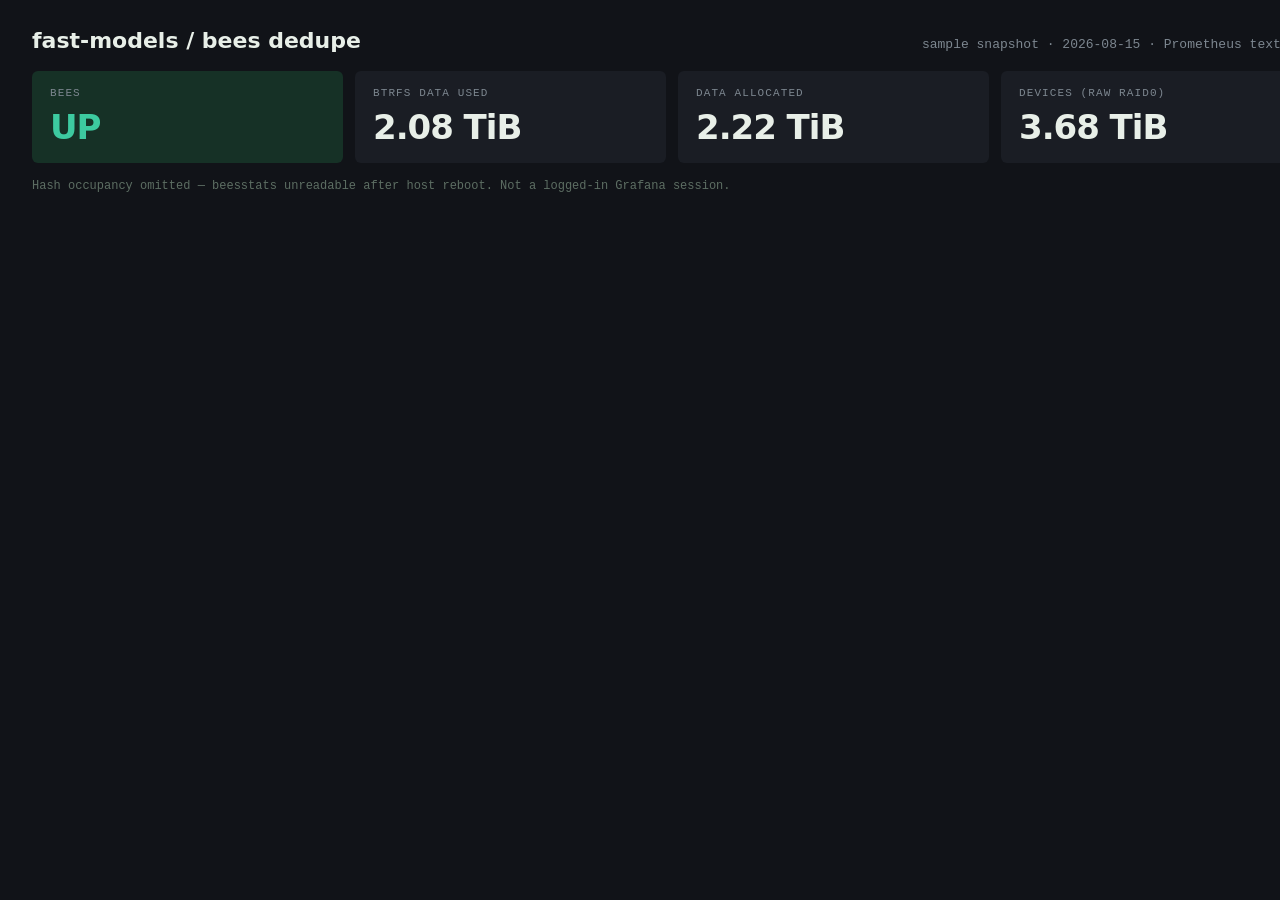
<file: docs/assets/shot-overview.html>
<!DOCTYPE html>
<html lang="en">
<head>
<meta charset="UTF-8" />
<title>fast-models / bees — overview</title>
<style>
  html, body { margin: 0; background: #111318; color: #e8efe8; font-family: ui-sans-serif, system-ui, sans-serif; }
  .wrap { width: 1280px; padding: 28px 32px 36px; }
  .top { display: flex; justify-content: space-between; align-items: baseline; margin-bottom: 18px; }
  h1 { margin: 0; font-size: 22px; font-weight: 650; }
  .meta { font-family: ui-monospace, Menlo, monospace; font-size: 13px; color: #7d8790; }
  .stats { display: grid; grid-template-columns: repeat(4, 1fr); gap: 12px; }
  .stat { background: #1a1d24; border-radius: 6px; padding: 16px 18px; }
  .stat.up { background: #163126; }
  .k { font-family: ui-monospace, Menlo, monospace; font-size: 11px; letter-spacing: .1em; text-transform: uppercase; color: #7d8790; }
  .v { margin-top: 8px; font-size: 34px; font-weight: 650; letter-spacing: -0.03em; }
  .stat.up .v { color: #3dcaa0; }
  .foot { margin-top: 16px; font-family: ui-monospace, Menlo, monospace; font-size: 12px; color: #5d6e63; }
</style>
</head>
<body>
<div class="wrap">
  <div class="top">
    <h1>fast-models / bees dedupe</h1>
    <div class="meta">sample snapshot · 2026-08-15 · Prometheus textfile</div>
  </div>
  <div class="stats">
    <div class="stat up"><div class="k">bees</div><div class="v">UP</div></div>
    <div class="stat"><div class="k">btrfs Data used</div><div class="v">2.08 TiB</div></div>
    <div class="stat"><div class="k">Data allocated</div><div class="v">2.22 TiB</div></div>
    <div class="stat"><div class="k">devices (raw RAID0)</div><div class="v">3.68 TiB</div></div>
  </div>
  <div class="foot">Hash occupancy omitted — beesstats unreadable after host reboot. Not a logged-in Grafana session.</div>
</div>
</body>
</html>
</file>
<file: docs/assets/site.css>
:root {
  --bg: #0c100e;
  --bg-panel: #141a17;
  --bg-panel-2: #1b231e;
  --line: #2a352e;
  --fg: #e8efe8;
  --fg-dim: #8fa396;
  --fg-dimmer: #5d6e63;
  --accent: #e8b84a;
  --accent-soft: #f0d48a;
  --accent-mu: #3dcaa0;
}

* { box-sizing: border-box; }

html, body {
  margin: 0;
  padding: 0;
  background: var(--bg);
  color: var(--fg);
}

body {
  font-family: ui-sans-serif, -apple-system, BlinkMacSystemFont, "Segoe UI", system-ui, sans-serif;
  line-height: 1.6;
  -webkit-font-smoothing: antialiased;
}

.mono, code, pre {
  font-family: ui-monospace, "SF Mono", "Cascadia Code", Menlo, Consolas, "Courier New", monospace;
}

a { color: inherit; }
::selection { background: var(--accent); color: var(--bg); }

.hero {
  position: relative;
  overflow: hidden;
  border-bottom: 1px solid var(--line);
}

#bees-rain {
  position: absolute;
  inset: 0;
  width: 100%;
  height: 100%;
  opacity: 0.55;
}

.hero-inner {
  position: relative;
  z-index: 1;
  max-width: 920px;
  margin: 0 auto;
  padding: 5.5rem 1.5rem 4rem;
  text-align: center;
}

.eyebrow {
  font-family: ui-monospace, "SF Mono", "Cascadia Code", Menlo, Consolas, monospace;
  font-size: 0.72rem;
  letter-spacing: 0.22em;
  text-transform: uppercase;
  color: var(--accent-soft);
  margin: 0 0 1.4rem;
}

.wordmark {
  margin: 0;
  font-family: ui-monospace, "SF Mono", "Cascadia Code", Menlo, Consolas, monospace;
  font-weight: 700;
  font-size: clamp(2.4rem, 7vw, 4.2rem);
  letter-spacing: 0.01em;
  color: var(--fg);
  text-shadow:
    0 0 6px rgba(232, 184, 74, 0.45),
    0 0 26px rgba(61, 202, 160, 0.22);
  text-wrap: balance;
}

.wordmark span { color: var(--accent); }

.tagline {
  max-width: 48ch;
  margin: 1.4rem auto 0;
  font-size: 1.1rem;
  color: var(--fg-dim);
  text-wrap: balance;
}

.hero-cta {
  display: flex;
  justify-content: center;
  align-items: center;
  gap: 0.9rem;
  flex-wrap: wrap;
  margin-top: 2.4rem;
}

.btn {
  font-family: ui-monospace, "SF Mono", "Cascadia Code", Menlo, Consolas, monospace;
  font-size: 0.85rem;
  text-decoration: none;
  padding: 0.65rem 1.1rem;
  border-radius: 3px;
  border: 1px solid var(--line);
  background: var(--bg-panel);
  color: var(--fg);
  transition: border-color 0.15s ease, color 0.15s ease;
}

.btn:hover, .btn:focus-visible { border-color: var(--accent); color: var(--accent-soft); }
.btn:focus-visible { outline: 2px solid var(--accent); outline-offset: 2px; }

.btn.primary {
  background: var(--accent);
  border-color: var(--accent);
  color: var(--bg);
  font-weight: 600;
}
.btn.primary:hover, .btn.primary:focus-visible {
  color: var(--bg);
  border-color: var(--accent-soft);
  background: var(--accent-soft);
}

.version-chip {
  font-family: ui-monospace, "SF Mono", "Cascadia Code", Menlo, Consolas, monospace;
  font-size: 0.78rem;
  color: var(--fg-dimmer);
}
.version-chip b { color: var(--accent-mu); font-weight: 600; }

nav.top {
  position: relative;
  z-index: 2;
  display: flex;
  justify-content: center;
  gap: 1.4rem;
  padding: 1rem 1.5rem 0;
  font-family: ui-monospace, "SF Mono", "Cascadia Code", Menlo, Consolas, monospace;
  font-size: 0.78rem;
  color: var(--fg-dim);
}
nav.top a { text-decoration: none; }
nav.top a:hover, nav.top a[aria-current="page"] { color: var(--accent-soft); }

section.band { max-width: 980px; margin: 0 auto; padding: 4.2rem 1.5rem; }

.section-head { text-align: center; margin-bottom: 2.6rem; }

.section-eyebrow {
  font-family: ui-monospace, "SF Mono", "Cascadia Code", Menlo, Consolas, monospace;
  font-size: 0.72rem;
  letter-spacing: 0.2em;
  text-transform: uppercase;
  color: var(--fg-dimmer);
  margin: 0 0 0.7rem;
}

.section-title {
  margin: 0;
  font-size: 1.5rem;
  font-weight: 600;
  text-wrap: balance;
}

.section-sub {
  max-width: 54ch;
  margin: 0.7rem auto 0;
  color: var(--fg-dim);
  font-size: 0.98rem;
}

.stack-grid {
  display: grid;
  grid-template-columns: repeat(3, 1fr);
  gap: 1px;
  background: var(--line);
  border: 1px solid var(--line);
  border-radius: 6px;
  overflow: hidden;
}

.stack-card {
  background: var(--bg-panel);
  padding: 1.5rem 1.4rem;
  display: flex;
  flex-direction: column;
  gap: 0.5rem;
  text-decoration: none;
  color: inherit;
  transition: background 0.15s ease;
  min-height: 148px;
}

a.stack-card:hover, a.stack-card:focus-visible { background: var(--bg-panel-2); }
a.stack-card:focus-visible { outline: 2px solid var(--accent); outline-offset: -2px; }

.stack-card .role {
  font-family: ui-monospace, "SF Mono", "Cascadia Code", Menlo, Consolas, monospace;
  font-size: 0.68rem;
  letter-spacing: 0.14em;
  text-transform: uppercase;
  color: var(--accent-soft);
}

.stack-card h3 { margin: 0; font-size: 1.05rem; font-weight: 600; }
.stack-card p { margin: 0; font-size: 0.88rem; color: var(--fg-dim); flex-grow: 1; }

.stack-card .link-hint {
  font-family: ui-monospace, "SF Mono", "Cascadia Code", Menlo, Consolas, monospace;
  font-size: 0.74rem;
  color: var(--fg-dimmer);
}

a.stack-card .link-hint { color: var(--accent-mu); }

.cap-grid {
  display: grid;
  grid-template-columns: repeat(2, 1fr);
  gap: 1.1rem;
}

.cap-tile {
  background: var(--bg-panel);
  border: 1px solid var(--line);
  border-radius: 6px;
  padding: 1.5rem;
  display: flex;
  gap: 1rem;
  align-items: flex-start;
}

.cap-glyph {
  font-family: ui-monospace, "SF Mono", "Cascadia Code", Menlo, Consolas, monospace;
  font-size: 1.5rem;
  color: var(--accent);
  line-height: 1;
  padding-top: 0.15rem;
}

.cap-tile h3 { margin: 0 0 0.35rem; font-size: 1rem; font-weight: 600; }
.cap-tile p { margin: 0; font-size: 0.88rem; color: var(--fg-dim); }

.warn, .ok, .note {
  border-radius: 6px;
  padding: 1.1rem 1.2rem;
  margin: 0 0 1.2rem;
  border: 1px solid var(--line);
  background: var(--bg-panel);
}
.warn { border-color: #8a4b2a; }
.ok { border-color: var(--accent-mu); }
.note { border-color: var(--line); }

.warn h3, .ok h3, .note h3 {
  margin: 0 0 0.4rem;
  font-size: 0.95rem;
}
.warn p, .ok p, .note p, .prose p { margin: 0 0 0.7rem; color: var(--fg-dim); }
.prose p:last-child, .warn p:last-child, .ok p:last-child { margin-bottom: 0; }

.prose h2 { font-size: 1.25rem; margin: 2.2rem 0 0.8rem; }
.prose h3 { font-size: 1.05rem; margin: 1.6rem 0 0.5rem; }
.prose ul, .prose ol { color: var(--fg-dim); padding-left: 1.2rem; }
.prose li { margin: 0.35rem 0; }
.prose a { color: var(--accent-soft); }

pre {
  background: var(--bg-panel);
  border: 1px solid var(--line);
  border-radius: 6px;
  padding: 1rem 1.1rem;
  overflow-x: auto;
  font-size: 0.82rem;
  color: var(--accent-soft);
}

table {
  width: 100%;
  border-collapse: collapse;
  font-size: 0.9rem;
  margin: 1rem 0 1.6rem;
}
th, td {
  text-align: left;
  padding: 0.55rem 0.7rem;
  border-bottom: 1px solid var(--line);
  vertical-align: top;
}
th { color: var(--fg-dimmer); font-weight: 600; font-size: 0.78rem; letter-spacing: 0.06em; text-transform: uppercase; }
td { color: var(--fg-dim); }

footer {
  border-top: 1px solid var(--line);
  padding: 2.4rem 1.5rem 3rem;
}

.footer-inner {
  max-width: 980px;
  margin: 0 auto;
  display: flex;
  justify-content: space-between;
  align-items: center;
  flex-wrap: wrap;
  gap: 1rem;
}

.footer-links {
  display: flex;
  gap: 1.4rem;
  font-family: ui-monospace, "SF Mono", "Cascadia Code", Menlo, Consolas, monospace;
  font-size: 0.8rem;
  color: var(--fg-dim);
}
.footer-links a { text-decoration: none; }
.footer-links a:hover, .footer-links a:focus-visible { color: var(--accent-soft); }

.mu-mark {
  font-family: ui-monospace, "SF Mono", "Cascadia Code", Menlo, Consolas, monospace;
  font-size: 0.8rem;
  color: var(--fg-dimmer);
}
.mu-mark span { color: var(--accent-mu); opacity: 0.85; }

@media (max-width: 720px) {
  .stack-grid, .cap-grid { grid-template-columns: 1fr; }
}

@media (prefers-reduced-motion: reduce) {
  #bees-rain { display: none; }
}
</file>
